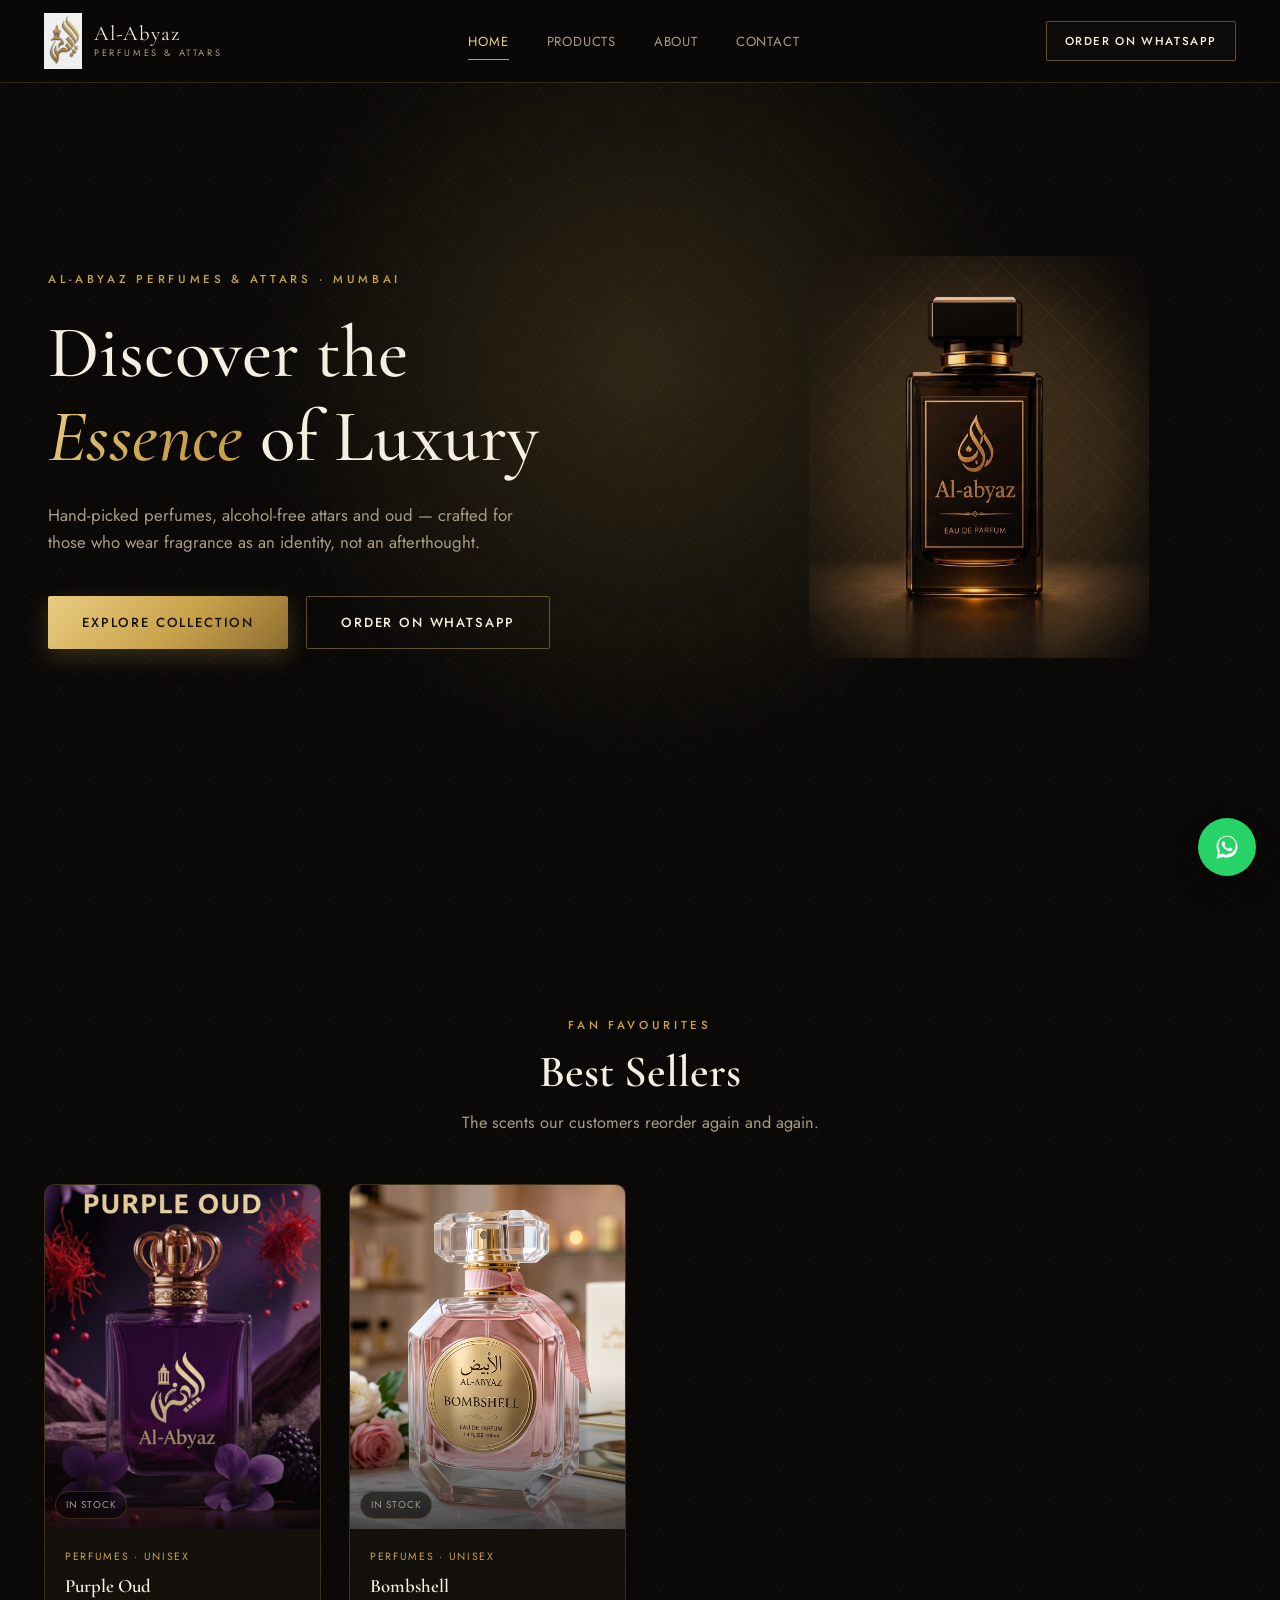
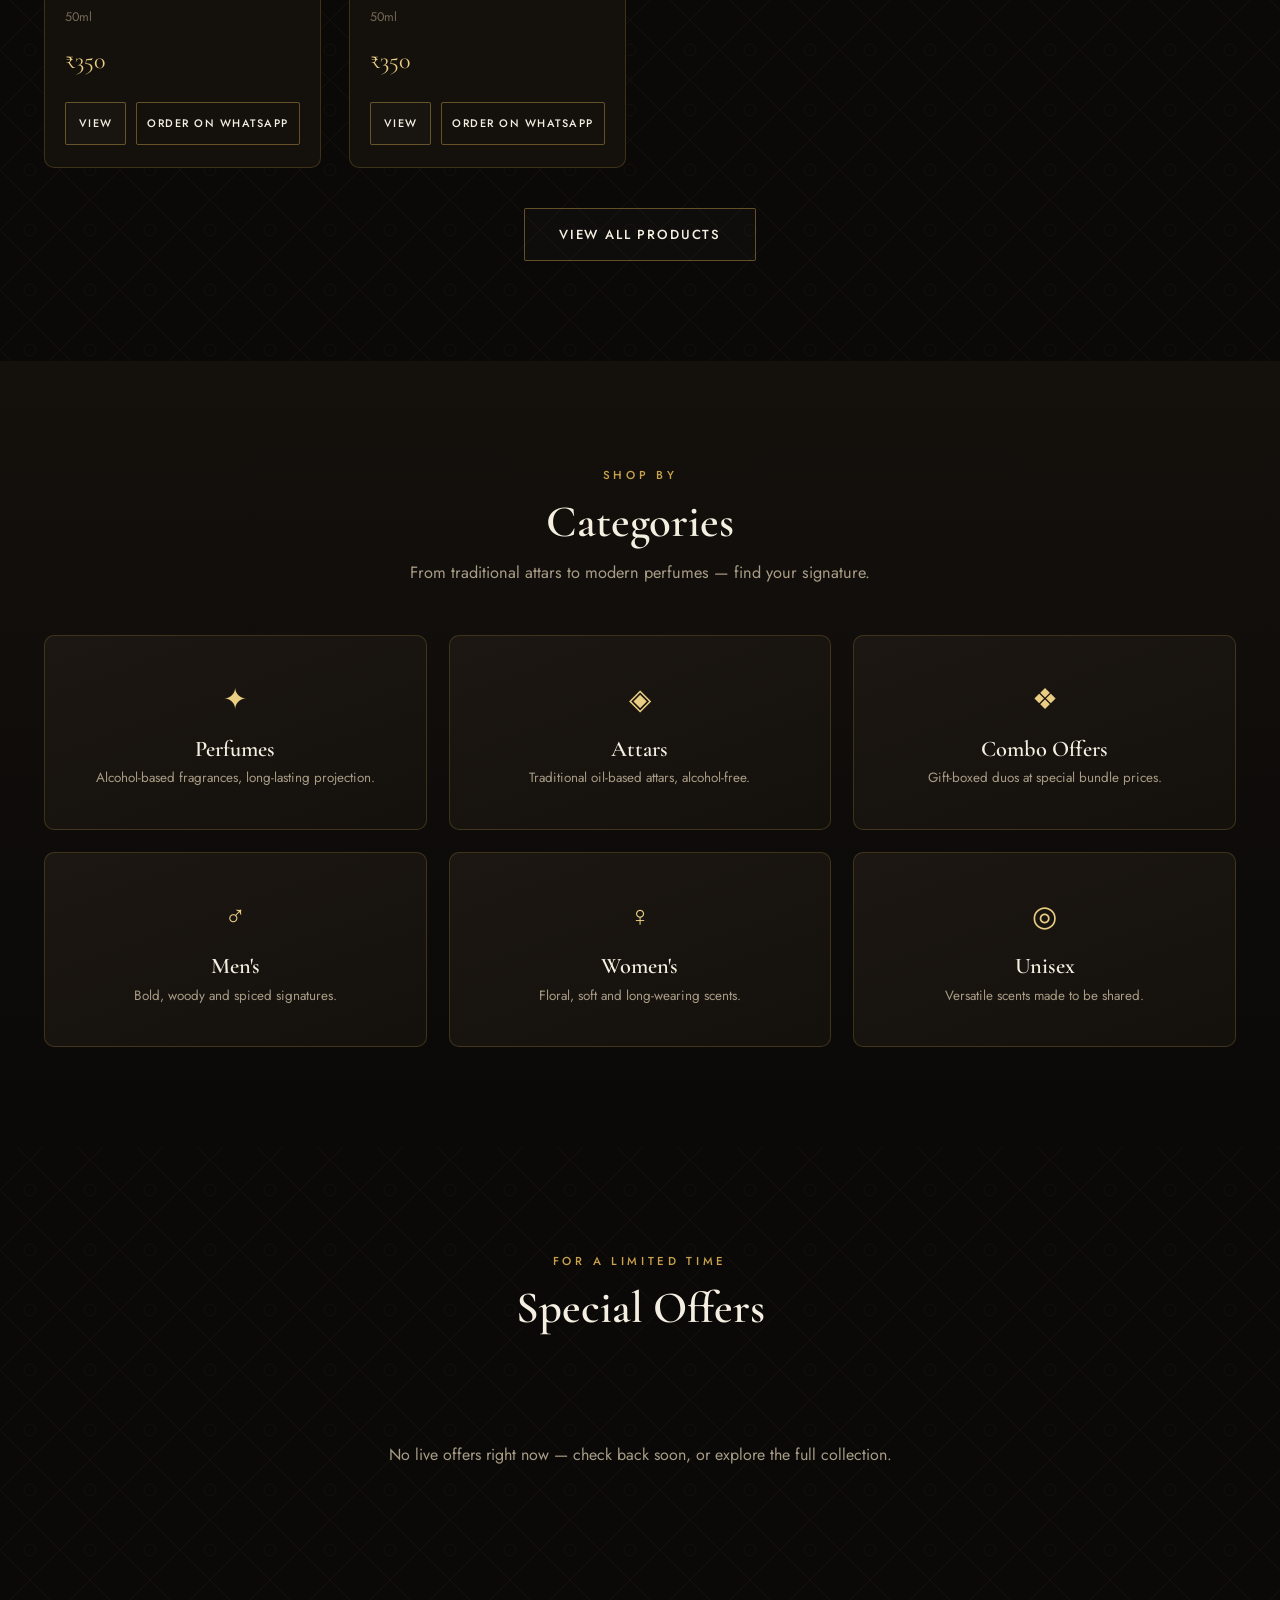
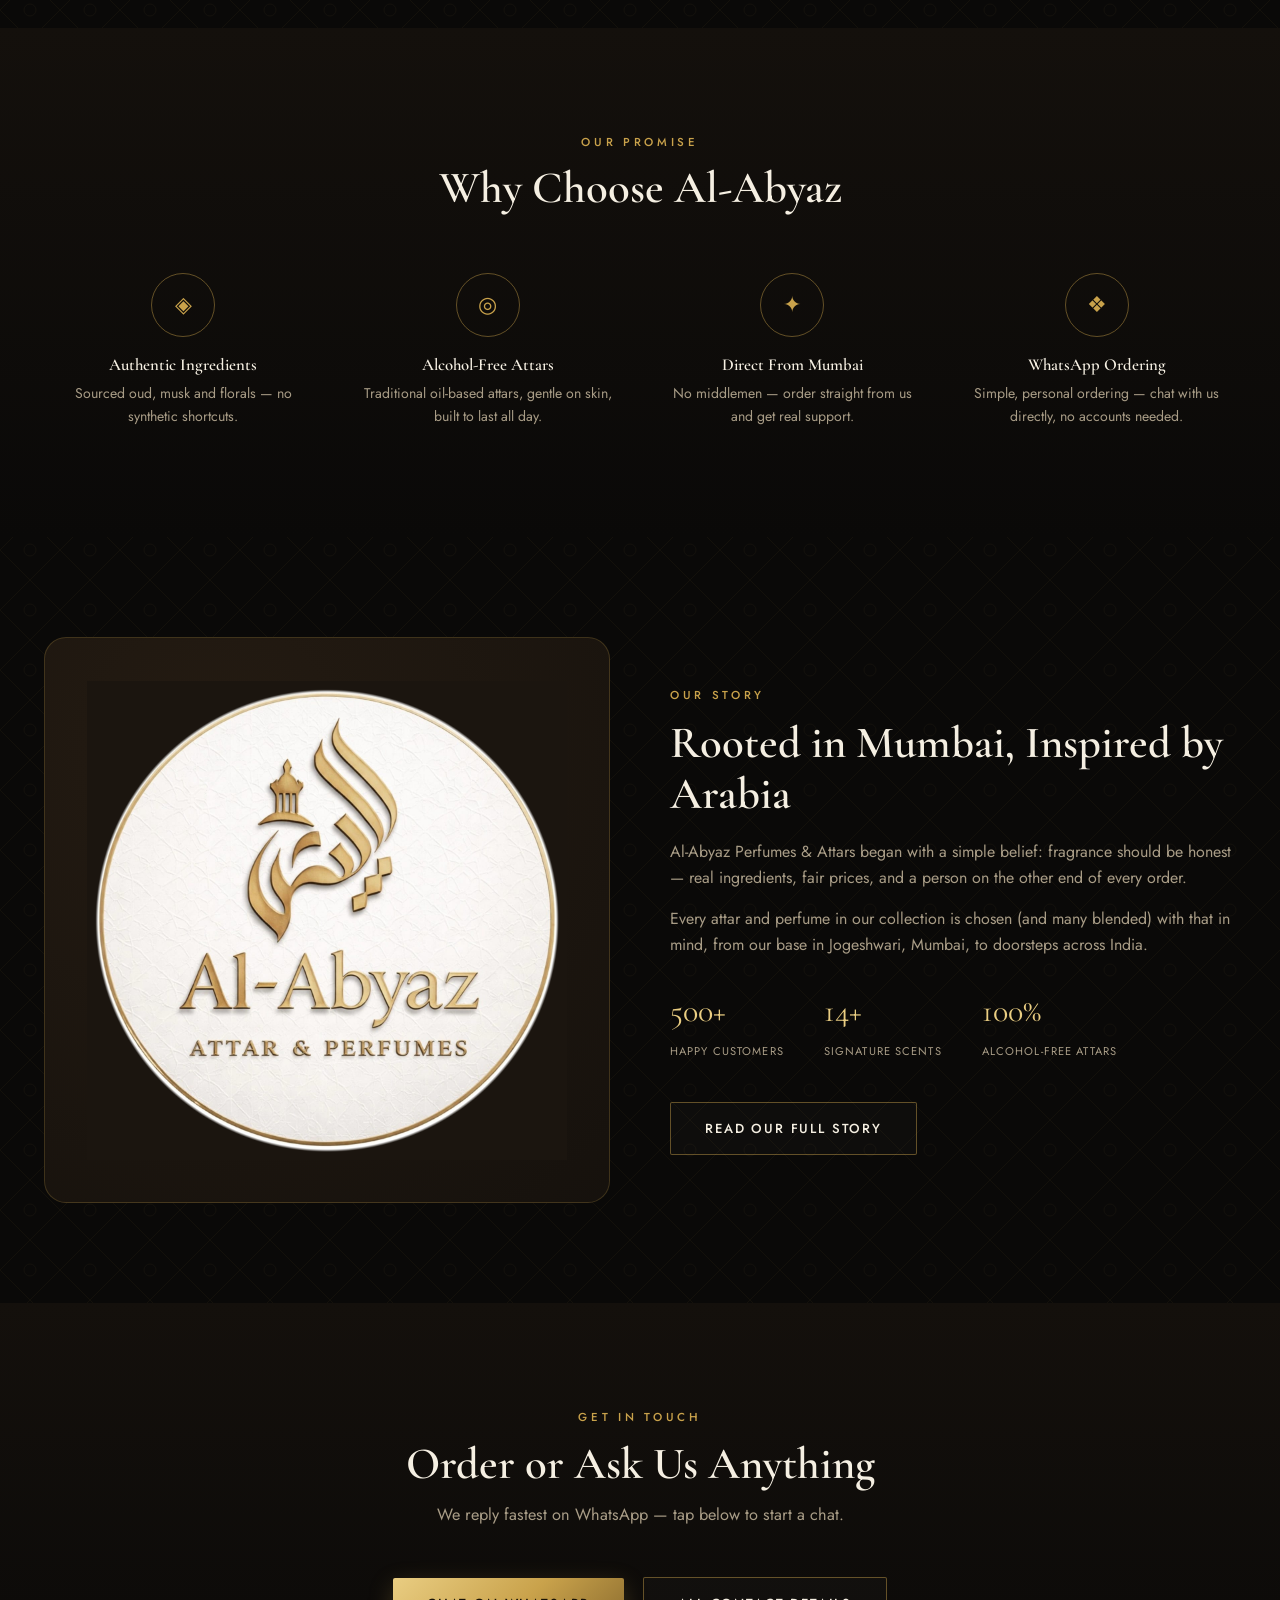
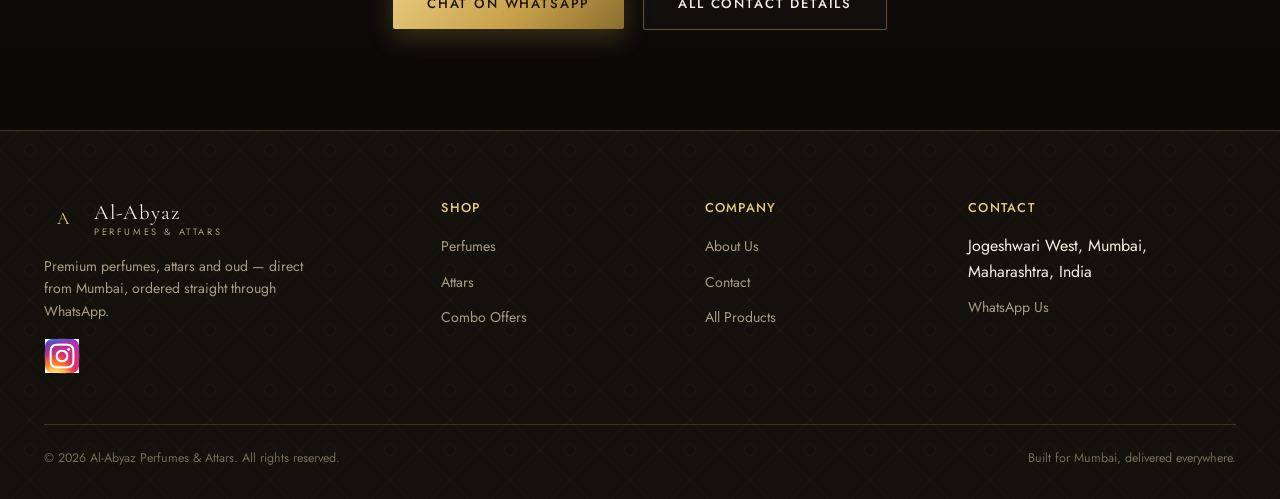
<file: index.html>
<!DOCTYPE html>
<html lang="en">
<head>
<meta charset="UTF-8">
<meta name="viewport" content="width=device-width, initial-scale=1.0">
<title>Al-Abyaz Perfumes &amp; Attars | Luxury Perfumes, Attars &amp; Oud in Mumbai</title>
<meta name="description" content="Al-Abyaz Perfumes &amp; Attars — premium perfumes, alcohol-free attars and oud from Mumbai. Browse our collection and order directly on WhatsApp.">
<meta name="keywords" content="Al-Abyaz Perfumes, Al-Abyaz Attars, attar Mumbai, perfume Mumbai, oud attar, non-alcoholic perfume">
<link rel="canonical" href="https://al-abyazperfumes.netlify.app/">

<meta property="og:type" content="website">
<meta property="og:title" content="Al-Abyaz Perfumes & Attars | Discover the Essence of Luxury">
<meta property="og:description" content="Premium perfumes, attars and oud, hand-picked in Mumbai. Order directly on WhatsApp.">
<meta property="og:image" content="images/hero/hero-bottle.svg">
<meta name="theme-color" content="#0a0908">

<link rel="icon" type="image/svg+xml" href="images/logo/logo.jpeg">
<link rel="preconnect" href="https://fonts.googleapis.com">
<link rel="preconnect" href="https://fonts.gstatic.com" crossorigin>
<link href="https://fonts.googleapis.com/css2?family=Cormorant+Garamond:ital,wght@0,400;0,500;0,600;1,500&family=Jost:wght@400;500;600&display=swap" rel="stylesheet">
<link rel="stylesheet" href="css/style.css">
<link rel="stylesheet" href="css/responsive.css">
</head>
<body class="texture-bg">
<a class="skip-link" href="#main">Skip to content</a>

<!-- ============ NAVBAR ============ -->
<header class="navbar">
  <div class="container">
    <a href="index.html" class="brand">
      <span class="brand-mark"><img src="images/logo/logo.jpeg"></span>
      <span class="brand-text">Al-Abyaz<small>Perfumes &amp; Attars</small></span>
    </a>
    <nav class="nav-links" aria-label="Primary">
      <a href="index.html" class="active">Home</a>
      <a href="products.html">Products</a>
      <a href="about.html">About</a>
      <a href="contact.html">Contact</a>
    </nav>
    <div class="nav-cta">
      <a class="btn btn-outline btn-sm" data-wa-float href="#">Order on WhatsApp</a>
      <button class="hamburger" aria-label="Toggle menu" aria-expanded="false">
        <span></span><span></span><span></span>
      </button>
    </div>
  </div>
</header>
<nav class="mobile-menu" aria-label="Mobile">
  <a href="index.html" class="active">Home</a>
  <a href="products.html">Products</a>
  <a href="about.html">About</a>
  <a href="contact.html">Contact</a>
  <a data-wa-float href="#" class="btn btn-primary">WhatsApp Us</a>
</nav>

<main id="main">

  <!-- ============ HERO ============ -->
   <section class="hero">
    <div class="container hero-grid">
      <div class="hero-text">
        <span class="eyebrow">Al-Abyaz Perfumes &amp; Attars · Mumbai</span>
        <h1>Discover the <em>Essence</em> of Luxury</h1>
        <p class="hero-sub">Hand-picked perfumes, alcohol-free attars and oud — crafted for those who wear fragrance as an identity, not an afterthought.</p>
        <div class="hero-actions">
          <a href="products.html" class="btn btn-primary">Explore Collection</a>
          <a data-wa-float href="#" class="btn btn-whatsapp" target="_blank" rel="noopener">Order on WhatsApp</a>
        </div>
      </div>
      <div class="hero-media">
        <img src="images/logo/Banner.png" alt="Al-Abyaz signature perfume bottle">
      </div>
    </div>
  </section>


  <!-- ============ BEST SELLERS ============ -->
  <section class="section" id="best-sellers">
    <div class="container">
      <div class="section-heading">
        <span class="eyebrow">Fan Favourites</span>
        <h2>Best Sellers</h2>
        <p>The scents our customers reorder again and again.</p>
      </div>
      <div class="product-grid" id="best-sellers-grid"></div>
      <div class="text-center mt-40">
        <a href="products.html" class="btn btn-outline">View All Products</a>
      </div>
    </div>
  </section>

  <!-- ============ CATEGORIES ============ -->
  <section class="section section-alt">
    <div class="container">
      <div class="section-heading">
        <span class="eyebrow">Shop By</span>
        <h2>Categories</h2>
        <p>From traditional attars to modern perfumes — find your signature.</p>
      </div>
      <div class="category-grid" id="home-category-grid"></div>
    </div>
  </section>

  <!-- ============ SPECIAL OFFERS ============ -->
  <section class="section" id="offers">
    <div class="container">
      <div class="section-heading">
        <span class="eyebrow">For A Limited Time</span>
        <h2>Special Offers</h2>
      </div>
      <div class="offer-strip" id="offer-strip"></div>
    </div>
  </section>

  <!-- ============ WHY CHOOSE US ============ -->
  <section class="section section-alt">
    <div class="container">
      <div class="section-heading">
        <span class="eyebrow">Our Promise</span>
        <h2>Why Choose Al-Abyaz</h2>
      </div>
      <div class="feature-grid">
        <div class="feature-card">
          <div class="feature-icon">◈</div>
          <h3>Authentic Ingredients</h3>
          <p>Sourced oud, musk and florals — no synthetic shortcuts.</p>
        </div>
        <div class="feature-card">
          <div class="feature-icon">◎</div>
          <h3>Alcohol-Free Attars</h3>
          <p>Traditional oil-based attars, gentle on skin, built to last all day.</p>
        </div>
        <div class="feature-card">
          <div class="feature-icon">✦</div>
          <h3>Direct From Mumbai</h3>
          <p>No middlemen — order straight from us and get real support.</p>
        </div>
        <div class="feature-card">
          <div class="feature-icon">❖</div>
          <h3>WhatsApp Ordering</h3>
          <p>Simple, personal ordering — chat with us directly, no accounts needed.</p>
        </div>
      </div>
    </div>
  </section>

  <!-- ============ ABOUT ============ -->
  <section class="section" id="about">
    <div class="container about-split">
      <div class="about-media">
        <img src="images/logo/Full_logo_v2.png" alt="Al-Abyaz">
      </div>
      <div class="about-copy">
        <span class="eyebrow">Our Story</span>
        <h2>Rooted in Mumbai, Inspired by Arabia</h2>
        <p>Al-Abyaz Perfumes &amp; Attars began with a simple belief: fragrance should be honest — real ingredients, fair prices, and a person on the other end of every order.</p>
        <p>Every attar and perfume in our collection is chosen (and many blended) with that in mind, from our base in Jogeshwari, Mumbai, to doorsteps across India.</p>
        <div class="about-stats">
          <div><span>500+</span><small>Happy Customers</small></div>
          <div><span>14+</span><small>Signature Scents</small></div>
          <div><span>100%</span><small>Alcohol-Free Attars</small></div>
        </div>
        <a href="about.html" class="btn btn-outline mt-40">Read Our Full Story</a>
      </div>
    </div>
  </section>

  <!-- ============ CONTACT (home preview) ============ -->
  <section class="section section-alt" id="contact">
    <div class="container">
      <div class="section-heading">
        <span class="eyebrow">Get In Touch</span>
        <h2>Order or Ask Us Anything</h2>
        <p>We reply fastest on WhatsApp — tap below to start a chat.</p>
      </div>
      <div class="text-center">
        <a data-wa-float href="#" class="btn btn-primary" target="_blank" rel="noopener">Chat on WhatsApp</a>
        <a href="contact.html" class="btn btn-outline" style="margin-left:14px;">All Contact Details</a>
      </div>
    </div>
  </section>

</main>

<!-- ============ FOOTER ============ -->
<footer class="footer">
  <div class="container">
    <div class="footer-grid">
      <div class="footer-brand">
        <a href="index.html" class="brand">
          <span class="brand-mark">A</span>
          <span class="brand-text">Al-Abyaz<small>Perfumes &amp; Attars</small></span>
        </a>
        <p>Premium perfumes, attars and oud — direct from Mumbai, ordered straight through WhatsApp.</p>
        <div class="footer-social">
          <a href="#" data-config-href="instagram" aria-label="Instagram"><img src="images/logo/insta.jpg"></a>
        </div>
      </div>
      <div>
        <h4>Shop</h4>
        <ul class="footer-links">
          <li><a href="products.html?category=perfumes">Perfumes</a></li>
          <li><a href="products.html?category=attars">Attars</a></li>
          <li><a href="products.html?category=combo">Combo Offers</a></li>
        </ul>
      </div>
      <div>
        <h4>Company</h4>
        <ul class="footer-links">
          <li><a href="about.html">About Us</a></li>
          <li><a href="contact.html">Contact</a></li>
          <li><a href="products.html">All Products</a></li>
        </ul>
      </div>
      <div>
        <h4>Contact</h4>
        <ul class="footer-links">
          <li data-config="address">Jogeshwari, Mumbai, Maharashtra, India</li>
          <li><a data-wa-float href="#">WhatsApp Us</a></li>
        </ul>
      </div>
    </div>
    <div class="footer-bottom">
      <span>© <span data-year></span> Al-Abyaz Perfumes &amp; Attars. All rights reserved.</span>
      <span>Built for Mumbai, delivered everywhere.</span>
    </div>
  </div>
</footer>

<a class="wa-float" data-wa-float href="#" target="_blank" rel="noopener" aria-label="Chat on WhatsApp">
  <svg viewBox="0 0 32 32" fill="white"><path d="M16.02 3C9.4 3 4 8.4 4 15.02c0 2.35.63 4.55 1.72 6.46L4 29l7.7-1.65a11.98 11.98 0 0 0 4.32.8h.01c6.62 0 12.02-5.4 12.02-12.02C28.05 8.4 22.65 3 16.02 3Zm0 21.9c-1.5 0-2.97-.4-4.24-1.16l-.3-.18-4.57.98.98-4.45-.2-.32a9.9 9.9 0 0 1-1.53-5.75c0-5.48 4.46-9.94 9.96-9.94 2.66 0 5.16 1.04 7.04 2.92a9.87 9.87 0 0 1 2.9 7.02c0 5.48-4.46 9.88-9.94 9.88Zm5.44-7.4c-.3-.15-1.77-.87-2.04-.97-.27-.1-.47-.15-.67.15-.2.3-.77.97-.94 1.17-.17.2-.35.22-.65.07-.3-.15-1.25-.46-2.38-1.47-.88-.78-1.47-1.75-1.65-2.05-.17-.3-.02-.46.13-.6.13-.13.3-.35.45-.52.15-.17.2-.3.3-.5.1-.2.05-.37-.02-.52-.07-.15-.67-1.62-.92-2.2-.24-.58-.49-.5-.67-.5h-.57c-.2 0-.52.07-.8.37s-1.05 1.03-1.05 2.5 1.08 2.9 1.23 3.1c.15.2 2.13 3.26 5.17 4.57.72.31 1.28.5 1.72.64.72.23 1.38.2 1.9.12.58-.09 1.77-.72 2.02-1.42.25-.7.25-1.3.17-1.42-.07-.13-.27-.2-.57-.35Z"/></svg>
</a>

<script src="data/products.js"></script>
<script src="js/offers.js"></script>
<script src="js/main.js"></script>
<script src="js/products.js"></script>
<script>
  document.addEventListener("DOMContentLoaded", () => {
    document.querySelectorAll("[data-config-href]").forEach((el) => {
      const key = el.getAttribute("data-config-href");
      if (SITE_CONFIG[key]) el.setAttribute("href", SITE_CONFIG[key]);
    });
  });
</script>
</body>
</html>
</file>
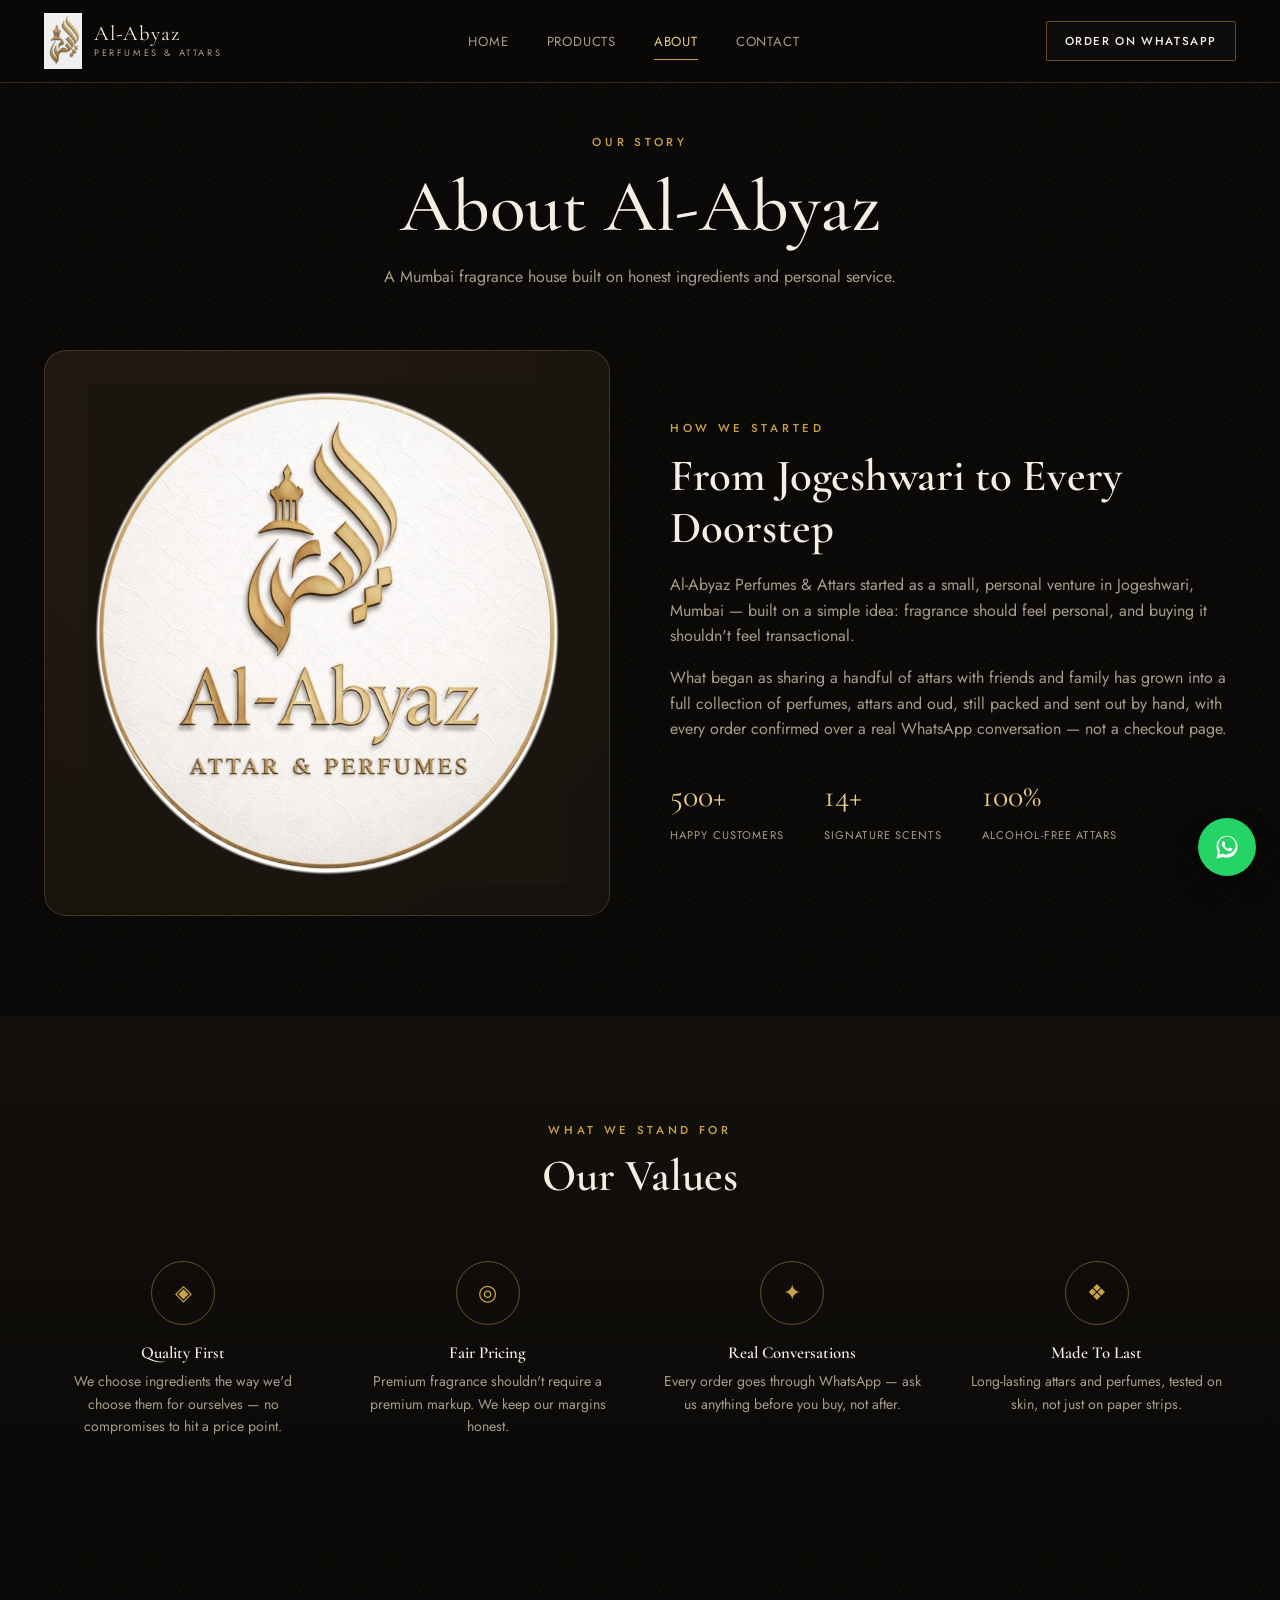
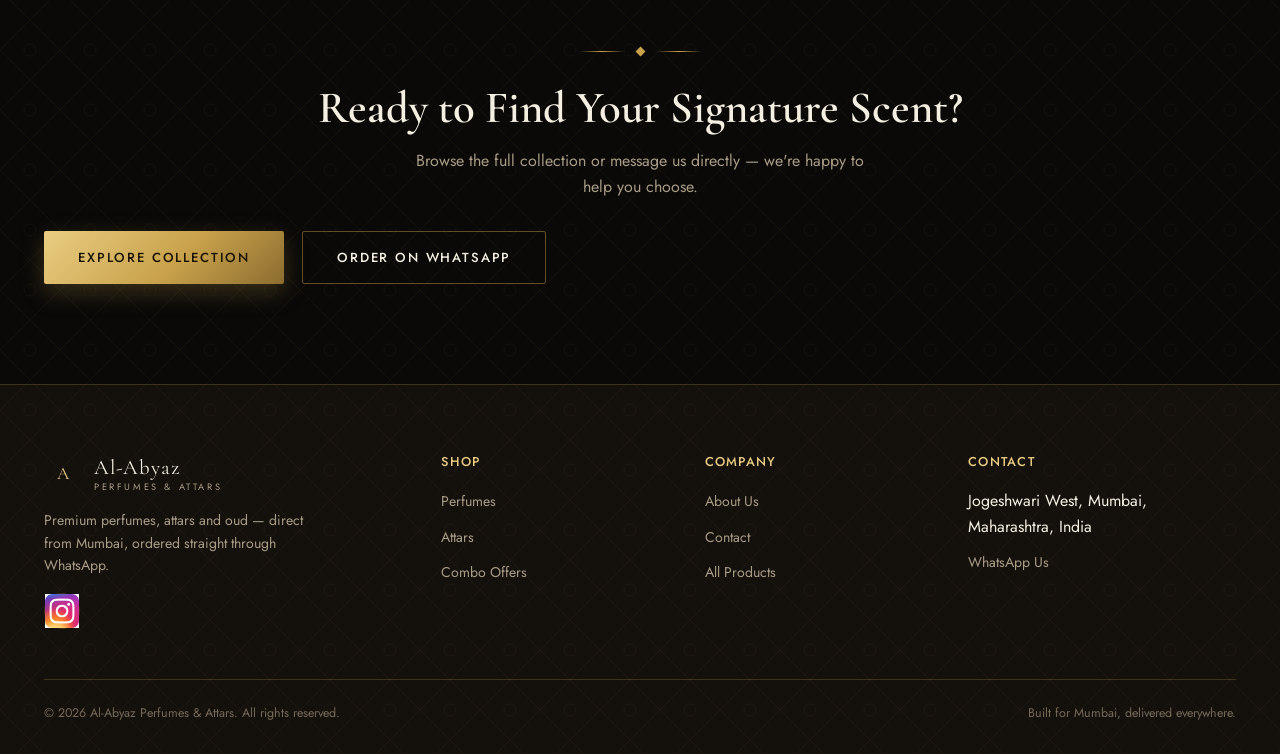
<file: about.html>
<!DOCTYPE html>
<html lang="en">
<head>
<meta charset="UTF-8">
<meta name="viewport" content="width=device-width, initial-scale=1.0">
<title>About Us | Al-Abyaz Perfumes &amp; Attars</title>
<meta name="description" content="Learn about Al-Abyaz Perfumes & Attars — a Mumbai-based fragrance house crafting honest, alcohol-free attars and premium perfumes.">
<link rel="canonical" href="https://al-abyazperfumes.netlify.app/about.html">
<meta property="og:type" content="website">
<meta property="og:title" content="About Al-Abyaz Perfumes & Attars">
<meta property="og:description" content="A Mumbai-based fragrance house crafting honest, alcohol-free attars and premium perfumes.">
<meta name="theme-color" content="#0a0908">
<link rel="icon" type="image/svg+xml" href="images/logo/logo.jpeg">
<link rel="preconnect" href="https://fonts.googleapis.com">
<link rel="preconnect" href="https://fonts.gstatic.com" crossorigin>
<link href="https://fonts.googleapis.com/css2?family=Cormorant+Garamond:ital,wght@0,400;0,500;0,600;1,500&family=Jost:wght@400;500;600&display=swap" rel="stylesheet">
<link rel="stylesheet" href="css/style.css">
<link rel="stylesheet" href="css/responsive.css">
</head>
<body class="texture-bg">
<a class="skip-link" href="#main">Skip to content</a>

<header class="navbar">
  <div class="container">
    <a href="index.html" class="brand">
      <span class="brand-mark"><img src="images/logo/logo.jpeg"></span>
      <span class="brand-text">Al-Abyaz<small>Perfumes &amp; Attars</small></span>
    </a>
    <nav class="nav-links" aria-label="Primary">
      <a href="index.html">Home</a>
      <a href="products.html">Products</a>
      <a href="about.html" class="active">About</a>
      <a href="contact.html">Contact</a>
    </nav>
    <div class="nav-cta">
      <a class="btn btn-outline btn-sm" data-wa-float href="#">Order on WhatsApp</a>
      <button class="hamburger" aria-label="Toggle menu" aria-expanded="false">
        <span></span><span></span><span></span>
      </button>
    </div>
  </div>
</header>
<nav class="mobile-menu" aria-label="Mobile">
  <a href="index.html">Home</a>
  <a href="products.html" class="active">Products</a>
  <a href="about.html">About</a>
  <a href="contact.html">Contact</a>
  <a data-wa-float href="#" class="btn btn-primary">WhatsApp Us</a>
</nav>

<main id="main">
  <section class="page-hero">
    <div class="container">
      <span class="eyebrow">Our Story</span>
      <h1>About Al-Abyaz</h1>
      <p>A Mumbai fragrance house built on honest ingredients and personal service.</p>
    </div>
  </section>

  <section class="section" style="padding-top:0;">
    <div class="container about-split">
      <div class="about-media">
        <img src="images/logo/Full_logo_v2.png" alt="Al-Abyaz" width="250" height="500">
      </div>
      <div class="about-copy">
        <span class="eyebrow">How We Started</span>
        <h2>From Jogeshwari to Every Doorstep</h2>
        <p>Al-Abyaz Perfumes &amp; Attars started as a small, personal venture in Jogeshwari, Mumbai — built on a simple idea: fragrance should feel personal, and buying it shouldn't feel transactional.</p>
        <p>What began as sharing a handful of attars with friends and family has grown into a full collection of perfumes, attars and oud, still packed and sent out by hand, with every order confirmed over a real WhatsApp conversation — not a checkout page.</p>
        <div class="about-stats">
          <div><span>500+</span><small>Happy Customers</small></div>
          <div><span>14+</span><small>Signature Scents</small></div>
          <div><span>100%</span><small>Alcohol-Free Attars</small></div>
        </div>
      </div>
    </div>
  </section>

  <section class="section section-alt">
    <div class="container">
      <div class="section-heading">
        <span class="eyebrow">What We Stand For</span>
        <h2>Our Values</h2>
      </div>
      <div class="feature-grid">
        <div class="feature-card">
          <div class="feature-icon">◈</div>
          <h3>Quality First</h3>
          <p>We choose ingredients the way we'd choose them for ourselves — no compromises to hit a price point.</p>
        </div>
        <div class="feature-card">
          <div class="feature-icon">◎</div>
          <h3>Fair Pricing</h3>
          <p>Premium fragrance shouldn't require a premium markup. We keep our margins honest.</p>
        </div>
        <div class="feature-card">
          <div class="feature-icon">✦</div>
          <h3>Real Conversations</h3>
          <p>Every order goes through WhatsApp — ask us anything before you buy, not after.</p>
        </div>
        <div class="feature-card">
          <div class="feature-icon">❖</div>
          <h3>Made To Last</h3>
          <p>Long-lasting attars and perfumes, tested on skin, not just on paper strips.</p>
        </div>
      </div>
    </div>
  </section>

  <section class="section text-center">
    <div class="container">
      <div class="divider"><span></span></div>
      <h2>Ready to Find Your Signature Scent?</h2>
      <p style="max-width:480px;margin:14px auto 32px;">Browse the full collection or message us directly — we're happy to help you choose.</p>
      <div class="hero-actions">
        <a href="products.html" class="btn btn-primary">Explore Collection</a>
        <a data-wa-float href="#" class="btn btn-whatsapp" target="_blank" rel="noopener">Order on WhatsApp</a>
      </div>
    </div>
  </section>
</main>

<footer class="footer">
  <div class="container">
    <div class="footer-grid">
      <div class="footer-brand">
        <a href="index.html" class="brand">
          <span class="brand-mark">A</span>
          <span class="brand-text">Al-Abyaz<small>Perfumes &amp; Attars</small></span>
        </a>
        <p>Premium perfumes, attars and oud — direct from Mumbai, ordered straight through WhatsApp.</p>
        <div class="footer-social">
          <a href="#" data-config-href="instagram" aria-label="Instagram"><img src="images/logo/insta.jpg"></a>
        </div>
      </div>
      <div>
        <h4>Shop</h4>
        <ul class="footer-links">
          <li><a href="products.html?category=perfumes">Perfumes</a></li>
          <li><a href="products.html?category=attars">Attars</a></li>
          <li><a href="products.html?category=combo">Combo Offers</a></li>
        </ul>
      </div>
      <div>
        <h4>Company</h4>
        <ul class="footer-links">
          <li><a href="about.html">About Us</a></li>
          <li><a href="contact.html">Contact</a></li>
          <li><a href="products.html">All Products</a></li>
        </ul>
      </div>
      <div>
        <h4>Contact</h4>
        <ul class="footer-links">
          <li data-config="address">Jogeshwari, Mumbai, Maharashtra, India</li>
          <li><a data-wa-float href="#">WhatsApp Us</a></li>
        </ul>
      </div>
    </div>
    <div class="footer-bottom">
      <span>© <span data-year></span> Al-Abyaz Perfumes &amp; Attars. All rights reserved.</span>
      <span>Built for Mumbai, delivered everywhere.</span>
    </div>
  </div>
</footer>

<a class="wa-float" data-wa-float href="#" target="_blank" rel="noopener" aria-label="Chat on WhatsApp">
  <svg viewBox="0 0 32 32" fill="white"><path d="M16.02 3C9.4 3 4 8.4 4 15.02c0 2.35.63 4.55 1.72 6.46L4 29l7.7-1.65a11.98 11.98 0 0 0 4.32.8h.01c6.62 0 12.02-5.4 12.02-12.02C28.05 8.4 22.65 3 16.02 3Zm0 21.9c-1.5 0-2.97-.4-4.24-1.16l-.3-.18-4.57.98.98-4.45-.2-.32a9.9 9.9 0 0 1-1.53-5.75c0-5.48 4.46-9.94 9.96-9.94 2.66 0 5.16 1.04 7.04 2.92a9.87 9.87 0 0 1 2.9 7.02c0 5.48-4.46 9.88-9.94 9.88Zm5.44-7.4c-.3-.15-1.77-.87-2.04-.97-.27-.1-.47-.15-.67.15-.2.3-.77.97-.94 1.17-.17.2-.35.22-.65.07-.3-.15-1.25-.46-2.38-1.47-.88-.78-1.47-1.75-1.65-2.05-.17-.3-.02-.46.13-.6.13-.13.3-.35.45-.52.15-.17.2-.3.3-.5.1-.2.05-.37-.02-.52-.07-.15-.67-1.62-.92-2.2-.24-.58-.49-.5-.67-.5h-.57c-.2 0-.52.07-.8.37s-1.05 1.03-1.05 2.5 1.08 2.9 1.23 3.1c.15.2 2.13 3.26 5.17 4.57.72.31 1.28.5 1.72.64.72.23 1.38.2 1.9.12.58-.09 1.77-.72 2.02-1.42.25-.7.25-1.3.17-1.42-.07-.13-.27-.2-.57-.35Z"/></svg>
</a>

<script src="data/products.js"></script>
<script src="js/offers.js"></script>
<script src="js/main.js"></script>
<script>
  document.addEventListener("DOMContentLoaded", () => {
    document.querySelectorAll("[data-config-href]").forEach((el) => {
      const key = el.getAttribute("data-config-href");
      if (SITE_CONFIG[key]) el.setAttribute("href", SITE_CONFIG[key]);
    });
  });
</script>
</body>
</html>
</file>
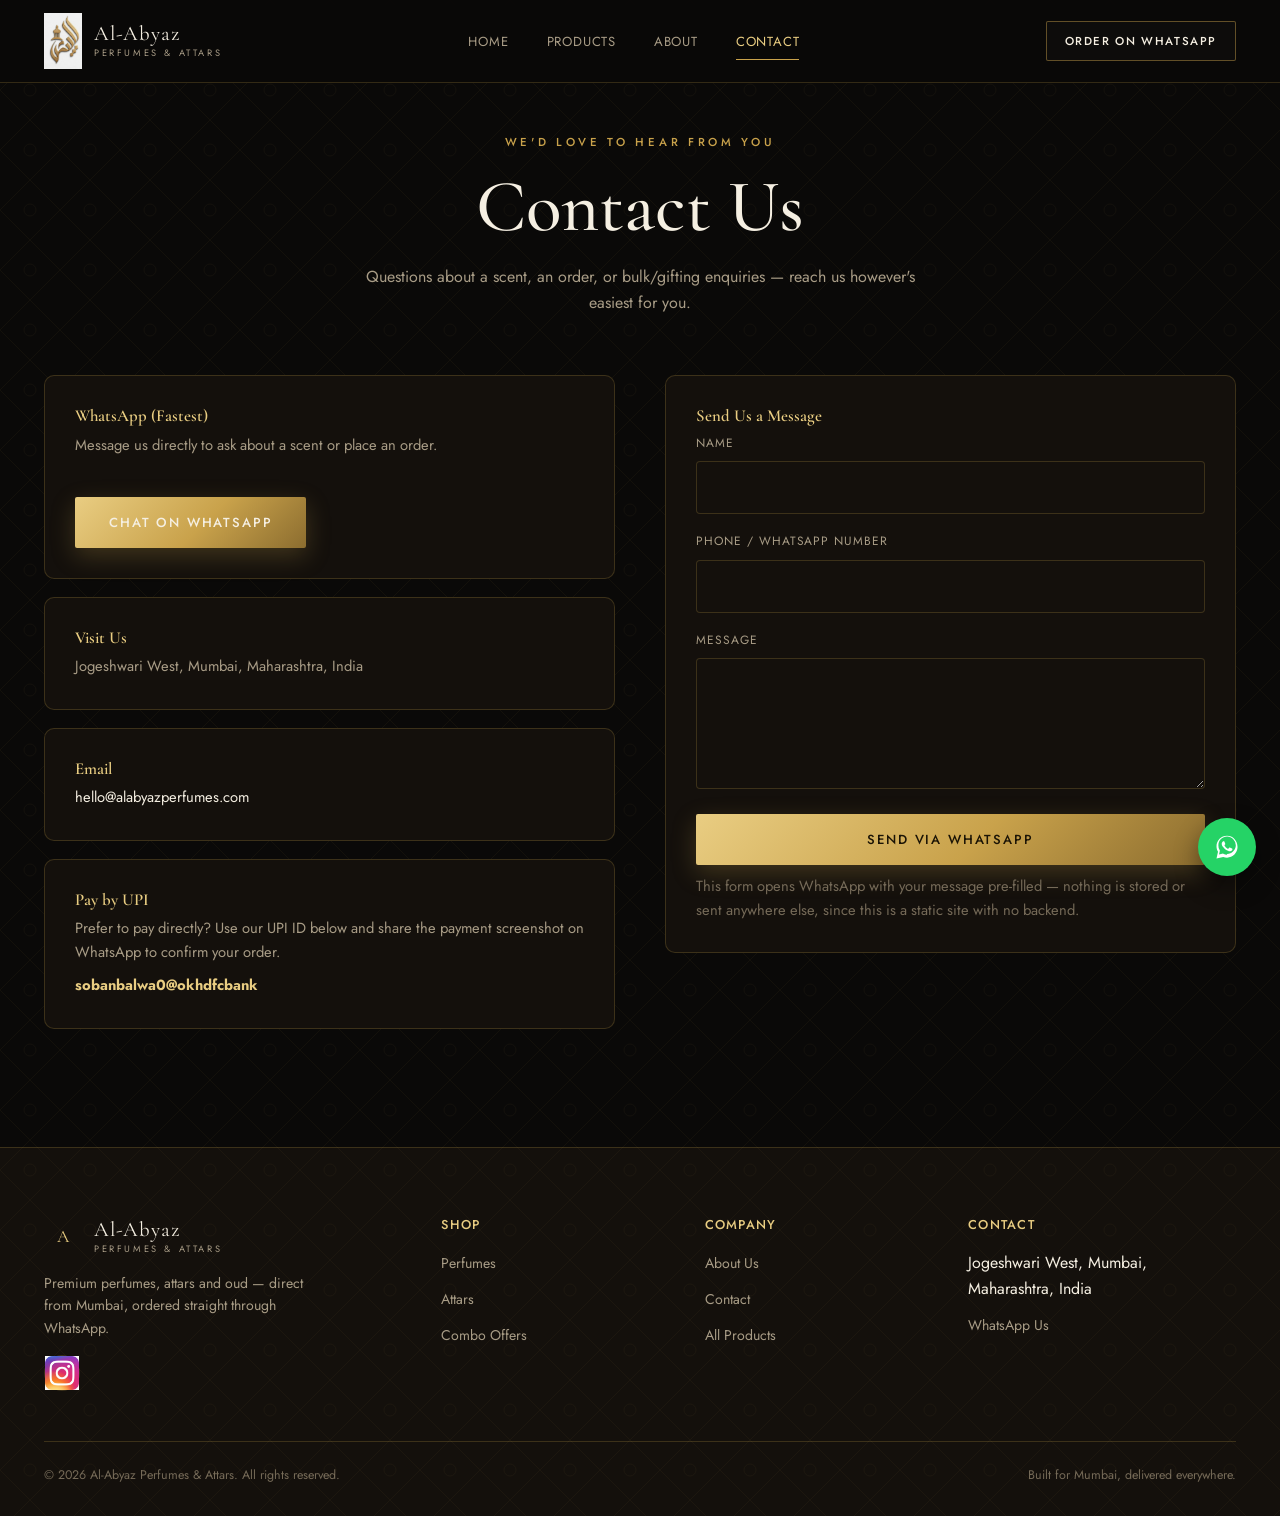
<file: contact.html>
<!DOCTYPE html>
<html lang="en">
<head>
<meta charset="UTF-8">
<meta name="viewport" content="width=device-width, initial-scale=1.0">
<title>Contact Us | Al-Abyaz Perfumes &amp; Attars</title>
<meta name="description" content="Contact Al-Abyaz Perfumes & Attars — order on WhatsApp, pay by UPI, or find us in Jogeshwari, Mumbai.">
<link rel="canonical" href="https://al-abyazperfumes.netlify.app/contact.html">
<meta property="og:type" content="website">
<meta property="og:title" content="Contact Al-Abyaz Perfumes & Attars">
<meta property="og:description" content="Order on WhatsApp, pay by UPI, or find us in Jogeshwari, Mumbai.">
<meta name="theme-color" content="#0a0908">
<link rel="icon" type="image/svg+xml" href="images/logo/logo.jpeg">
<link rel="preconnect" href="https://fonts.googleapis.com">
<link rel="preconnect" href="https://fonts.gstatic.com" crossorigin>
<link href="https://fonts.googleapis.com/css2?family=Cormorant+Garamond:ital,wght@0,400;0,500;0,600;1,500&family=Jost:wght@400;500;600&display=swap" rel="stylesheet">
<link rel="stylesheet" href="css/style.css">
<link rel="stylesheet" href="css/responsive.css">
</head>
<body class="texture-bg">
<a class="skip-link" href="#main">Skip to content</a>

<header class="navbar">
  <div class="container">
    <a href="index.html" class="brand">
      <span class="brand-mark"><img src="images/logo/logo.jpeg"></span>
      <span class="brand-text">Al-Abyaz<small>Perfumes &amp; Attars</small></span>
    </a>
    <nav class="nav-links" aria-label="Primary">
      <a href="index.html">Home</a>
      <a href="products.html">Products</a>
      <a href="about.html">About</a>
      <a href="contact.html" class="active">Contact</a>
    </nav>
    <div class="nav-cta">
      <a class="btn btn-outline btn-sm" data-wa-float href="#">Order on WhatsApp</a>
      <button class="hamburger" aria-label="Toggle menu" aria-expanded="false">
        <span></span><span></span><span></span>
      </button>
    </div>
  </div>
</header>
<nav class="mobile-menu" aria-label="Mobile">
  <a href="index.html">Home</a>
  <a href="products.html" class="active">Products</a>
  <a href="about.html">About</a>
  <a href="contact.html">Contact</a>
  <a data-wa-float href="#" class="btn btn-primary">WhatsApp Us</a>
</nav>

<main id="main">
  <section class="page-hero">
    <div class="container">
      <span class="eyebrow">We'd Love To Hear From You</span>
      <h1>Contact Us</h1>
      <p>Questions about a scent, an order, or bulk/gifting enquiries — reach us however's easiest for you.</p>
    </div>
  </section>

  <section class="section" style="padding-top:0;">
    <div class="container contact-grid">
      <div>
        <div class="contact-card">
          <h3>WhatsApp (Fastest)</h3>
          <p>Message us directly to ask about a scent or place an order.</p>
          <a data-wa-float href="#" class="btn btn-primary mt-40" target="_blank" rel="noopener">Chat on WhatsApp</a>
        </div>
        <div class="contact-card">
          <h3>Visit Us</h3>
          <p data-config="address">Jogeshwari, Mumbai, Maharashtra, India</p>
        </div>
        <div class="contact-card">
          <h3>Email</h3>
          <p><a data-config-href="email" data-config="email" href="#">hello@alabyazperfumes.com</a></p>
        </div>
        <div class="contact-card">
          <h3>Pay by UPI</h3>
          <p>Prefer to pay directly? Use our UPI ID below and share the payment screenshot on WhatsApp to confirm your order.</p>
          <p style="margin-top:10px;"><strong style="color:var(--gold-light);" data-config="upiId">alabyazperfumes@upi</strong></p>
        </div>
      </div>

      <div>
        <form class="contact-card" id="contact-form">
          <h3>Send Us a Message</h3>
          <div class="form-group">
            <label for="c-name">Name</label>
            <input type="text" id="c-name" name="name" required>
          </div>
          <div class="form-group">
            <label for="c-phone">Phone / WhatsApp Number</label>
            <input type="tel" id="c-phone" name="phone" required>
          </div>
          <div class="form-group">
            <label for="c-message">Message</label>
            <textarea id="c-message" name="message" rows="4" required></textarea>
          </div>
          <button type="submit" class="btn btn-primary btn-block">Send via WhatsApp</button>
          <p class="form-note">This form opens WhatsApp with your message pre-filled — nothing is stored or sent anywhere else, since this is a static site with no backend.</p>
        </form>
      </div>
    </div>
  </section>
</main>

<footer class="footer">
  <div class="container">
    <div class="footer-grid">
      <div class="footer-brand">
        <a href="index.html" class="brand">
          <span class="brand-mark">A</span>
          <span class="brand-text">Al-Abyaz<small>Perfumes &amp; Attars</small></span>
        </a>
        <p>Premium perfumes, attars and oud — direct from Mumbai, ordered straight through WhatsApp.</p>
        <div class="footer-social">
          <a href="#" data-config-href="instagram" aria-label="Instagram"><img src="images/logo/insta.jpg"></a>
        </div>
      </div>
      <div>
        <h4>Shop</h4>
        <ul class="footer-links">
          <li><a href="products.html?category=perfumes">Perfumes</a></li>
          <li><a href="products.html?category=attars">Attars</a></li>
          <li><a href="products.html?category=combo">Combo Offers</a></li>
        </ul>
      </div>
      <div>
        <h4>Company</h4>
        <ul class="footer-links">
          <li><a href="about.html">About Us</a></li>
          <li><a href="contact.html">Contact</a></li>
          <li><a href="products.html">All Products</a></li>
        </ul>
      </div>
      <div>
        <h4>Contact</h4>
        <ul class="footer-links">
          <li data-config="address">Jogeshwari, Mumbai, Maharashtra, India</li>
          <li><a data-wa-float href="#">WhatsApp Us</a></li>
        </ul>
      </div>
    </div>
    <div class="footer-bottom">
      <span>© <span data-year></span> Al-Abyaz Perfumes &amp; Attars. All rights reserved.</span>
      <span>Built for Mumbai, delivered everywhere.</span>
    </div>
  </div>
</footer>

<a class="wa-float" data-wa-float href="#" target="_blank" rel="noopener" aria-label="Chat on WhatsApp">
  <svg viewBox="0 0 32 32" fill="white"><path d="M16.02 3C9.4 3 4 8.4 4 15.02c0 2.35.63 4.55 1.72 6.46L4 29l7.7-1.65a11.98 11.98 0 0 0 4.32.8h.01c6.62 0 12.02-5.4 12.02-12.02C28.05 8.4 22.65 3 16.02 3Zm0 21.9c-1.5 0-2.97-.4-4.24-1.16l-.3-.18-4.57.98.98-4.45-.2-.32a9.9 9.9 0 0 1-1.53-5.75c0-5.48 4.46-9.94 9.96-9.94 2.66 0 5.16 1.04 7.04 2.92a9.87 9.87 0 0 1 2.9 7.02c0 5.48-4.46 9.88-9.94 9.88Zm5.44-7.4c-.3-.15-1.77-.87-2.04-.97-.27-.1-.47-.15-.67.15-.2.3-.77.97-.94 1.17-.17.2-.35.22-.65.07-.3-.15-1.25-.46-2.38-1.47-.88-.78-1.47-1.75-1.65-2.05-.17-.3-.02-.46.13-.6.13-.13.3-.35.45-.52.15-.17.2-.3.3-.5.1-.2.05-.37-.02-.52-.07-.15-.67-1.62-.92-2.2-.24-.58-.49-.5-.67-.5h-.57c-.2 0-.52.07-.8.37s-1.05 1.03-1.05 2.5 1.08 2.9 1.23 3.1c.15.2 2.13 3.26 5.17 4.57.72.31 1.28.5 1.72.64.72.23 1.38.2 1.9.12.58-.09 1.77-.72 2.02-1.42.25-.7.25-1.3.17-1.42-.07-.13-.27-.2-.57-.35Z"/></svg>
</a>

<script src="data/products.js"></script>
<script src="js/offers.js"></script>
<script src="js/main.js"></script>
<script>
  document.addEventListener("DOMContentLoaded", () => {
    document.querySelectorAll("[data-config-href]").forEach((el) => {
      const key = el.getAttribute("data-config-href");
      if (SITE_CONFIG[key]) el.setAttribute("href", key === "email" ? `mailto:${SITE_CONFIG[key]}` : SITE_CONFIG[key]);
    });

    const form = document.getElementById("contact-form");
    if (form) {
      form.addEventListener("submit", (e) => {
        e.preventDefault();
        const name = document.getElementById("c-name").value.trim();
        const phone = document.getElementById("c-phone").value.trim();
        const message = document.getElementById("c-message").value.trim();
        const text = `Hello ${SITE_CONFIG.businessName}, my name is ${name} (${phone}). ${message}`;
        window.open(buildWhatsAppLink(text), "_blank");
      });
    }
  });
</script>
</body>
</html>
</file>
<file: css/style.css>
/* =========================================================================
   AL-ABYAZ PERFUMES & ATTARS — MAIN STYLESHEET
   ========================================================================= */

/* ---------- Design tokens ---------- */
:root {
  --void: #0a0908;
  --surface: #14100c;
  --surface-raised: #1c1712;
  --line: rgba(201, 162, 75, 0.22);
  --line-strong: rgba(201, 162, 75, 0.45);

  --gold: #c9a24b;
  --gold-light: #e9cd82;
  --gold-deep: #8c6d2f;
  --gold-glow: rgba(201, 162, 75, 0.35);

  --ivory: #f5efe2;
  --muted: #a89c86;
  --muted-dim: #756a58;

  --maroon: #2a1212;
  --success: #6f9a6a;

  --font-display: "Cormorant Garamond", "Georgia", serif;
  --font-body: "Jost", "Segoe UI", sans-serif;

  --container: 1240px;
  --radius-sm: 4px;
  --radius-md: 10px;
  --radius-lg: 22px;

  --ease: cubic-bezier(0.22, 1, 0.36, 1);
}

/* ---------- Reset ---------- */
* { margin: 0; padding: 0; box-sizing: border-box; }

html { scroll-behavior: smooth; }

@media (prefers-reduced-motion: reduce) {
  html { scroll-behavior: auto; }
  *, *::before, *::after { animation-duration: 0.001ms !important; animation-iteration-count: 1 !important; transition-duration: 0.001ms !important; }
}

body {
  background: var(--void);
  color: var(--ivory);
  font-family: var(--font-body);
  font-size: 16px;
  line-height: 1.6;
  -webkit-font-smoothing: antialiased;
  overflow-x: hidden;
}

img { max-width: 100%; display: block; }
a { color: inherit; text-decoration: none; }
ul { list-style: none; }
button { font: inherit; cursor: pointer; border: none; background: none; color: inherit; }
input, select, textarea { font: inherit; color: inherit; }

:focus-visible {
  outline: 2px solid var(--gold-light);
  outline-offset: 3px;
}

.container {
  max-width: var(--container);
  margin: 0 auto;
  padding: 0 24px;
}

/* Damask/geometric texture used as a quiet background wash across the site */
.texture-bg {
  position: relative;
}
.texture-bg::before {
  content: "";
  position: absolute;
  inset: 0;
  pointer-events: none;
  opacity: 0.05;
  background-image: url("data:image/svg+xml,%3Csvg xmlns='http://www.w3.org/2000/svg' width='60' height='60' viewBox='0 0 60 60'%3E%3Cg fill='none' stroke='%23C9A24B' stroke-width='1'%3E%3Cpath d='M30 0 L60 30 L30 60 L0 30 Z'/%3E%3Ccircle cx='30' cy='30' r='6'/%3E%3C/g%3E%3C/svg%3E");
  background-size: 60px 60px;
}

/* Ornamental divider — the site's signature mark: a thin double rule
   flanking a small diamond, echoing the wax-seal motif on offer badges */
.divider {
  display: flex;
  align-items: center;
  justify-content: center;
  gap: 12px;
  margin: 0 auto 28px;
  width: fit-content;
}
.divider::before, .divider::after {
  content: "";
  width: 46px;
  height: 1px;
  background: linear-gradient(90deg, transparent, var(--gold), transparent);
}
.divider span {
  width: 7px;
  height: 7px;
  transform: rotate(45deg);
  background: var(--gold);
  display: block;
}

/* ---------- Typography ---------- */
.eyebrow {
  font-family: var(--font-body);
  font-size: 0.72rem;
  letter-spacing: 0.32em;
  text-transform: uppercase;
  color: var(--gold);
  font-weight: 500;
}

h1, h2, h3, h4 {
  font-family: var(--font-display);
  font-weight: 600;
  color: var(--ivory);
  line-height: 1.15;
}

h1 { font-size: clamp(2.6rem, 6vw, 4.6rem); font-weight: 500; }
h2 { font-size: clamp(1.9rem, 4vw, 2.8rem); }
h3 { font-size: 1.4rem; }

.section-heading {
  text-align: center;
  max-width: 640px;
  margin: 0 auto 48px;
}
.section-heading h2 { margin: 10px 0 12px; }
.section-heading p { color: var(--muted); font-size: 1.02rem; }

p { color: var(--muted); }

/* ---------- Buttons ---------- */
.btn {
  display: inline-flex;
  align-items: center;
  justify-content: center;
  gap: 8px;
  padding: 15px 34px;
  border-radius: 2px;
  font-size: 0.82rem;
  letter-spacing: 0.14em;
  text-transform: uppercase;
  font-weight: 500;
  transition: transform 0.35s var(--ease), box-shadow 0.35s var(--ease), background 0.35s var(--ease), color 0.35s var(--ease);
  white-space: nowrap;
}

.btn-primary {
  background: linear-gradient(135deg, var(--gold-light), var(--gold) 55%, var(--gold-deep));
  color: #1a1305;
  box-shadow: 0 8px 24px rgba(201, 162, 75, 0.25);
}
.btn-primary:hover { transform: translateY(-2px); box-shadow: 0 12px 30px rgba(201, 162, 75, 0.4); }

.btn-outline {
  border: 1px solid var(--line-strong);
  color: var(--ivory);
  background: rgba(255,255,255,0.02);
}
.btn-outline:hover { border-color: var(--gold); color: var(--gold-light); transform: translateY(-2px); }

.btn-whatsapp {
  background: transparent;
  border: 1px solid var(--line-strong);
  color: var(--ivory);
}
.btn-whatsapp:hover { border-color: #4caf50; color: #6fd177; }

.btn-block { width: 100%; }
.btn-sm { padding: 10px 18px; font-size: 0.72rem; }

/* ---------- Navbar ---------- */
.navbar {
  position: sticky;
  top: 0;
  z-index: 100;
  background: rgba(10, 9, 8, 0.86);
  backdrop-filter: blur(14px);
  border-bottom: 1px solid var(--line);
}
.navbar .container {
  display: flex;
  align-items: center;
  justify-content: space-between;
  height: 82px;
}

.brand {
  display: flex;
  align-items: center;
  gap: 12px;
}
.brand-mark {
  width: 38px;
  height: 38px;
  /* border: 1px solid var(--gold); */
  border-radius: 50%;
  display: flex;
  align-items: center;
  justify-content: center;
  font-family: var(--font-display);
  font-size: 1.1rem;
  color: var(--gold-light);
  flex-shrink: 0;
}
.brand-text {
  font-family: var(--font-display);
  font-size: 1.3rem;
  letter-spacing: 0.04em;
  color: var(--ivory);
  line-height: 1.1;
}
.brand-text small {
  display: block;
  font-family: var(--font-body);
  font-size: 0.58rem;
  letter-spacing: 0.28em;
  color: var(--muted);
  text-transform: uppercase;
  margin-top: 2px;
}

.nav-links {
  display: flex;
  align-items: center;
  gap: 38px;
}
.nav-links a {
  font-size: 0.82rem;
  letter-spacing: 0.06em;
  text-transform: uppercase;
  color: var(--muted);
  position: relative;
  padding: 4px 0;
  transition: color 0.25s;
}
.nav-links a:hover, .nav-links a.active { color: var(--gold-light); }
.nav-links a.active::after {
  content: "";
  position: absolute;
  left: 0; right: 0; bottom: -4px;
  height: 1px;
  background: var(--gold);
}

.nav-cta { display: flex; align-items: center; gap: 16px; }

.hamburger {
  display: none;
  flex-direction: column;
  gap: 5px;
  width: 26px;
  z-index: 200;
}
.hamburger span {
  height: 1.5px;
  width: 100%;
  background: var(--gold-light);
  transition: transform 0.3s var(--ease), opacity 0.3s var(--ease);
}
.hamburger.open span:nth-child(1) { transform: translateY(6.5px) rotate(45deg); }
.hamburger.open span:nth-child(2) { opacity: 0; }
.hamburger.open span:nth-child(3) { transform: translateY(-6.5px) rotate(-45deg); }

.mobile-menu {
  position: fixed;
  top: 82px;
  right: 0;
  bottom: 0;
  left: 0;
  background: var(--void);
  z-index: 90;
  display: flex;
  flex-direction: column;
  align-items: center;
  justify-content: center;
  gap: 18px;
  padding: 20px 24px;
  overflow-y: auto;
  -webkit-overflow-scrolling: touch;
  scrollbar-width: none;
  -ms-overflow-style: none;
  transform: translateY(-8px);
  opacity: 0;
  pointer-events: none;
  transition: opacity 0.3s var(--ease), transform 0.3s var(--ease);
}
.mobile-menu::-webkit-scrollbar { display: none; }
.mobile-menu.open { opacity: 1; transform: translateY(0); pointer-events: auto; }
.mobile-menu a { font-family: var(--font-display); font-size: 1.35rem; color: var(--ivory); }
.mobile-menu a.active { color: var(--gold-light); }

/* ---------- Hero ---------- */
.hero {
  position: relative;
  min-height: 92vh;
  display: flex;
  align-items: center;
  padding: 0px 24px 80px;
  overflow: hidden;
}
.hero::before {
  content: "";
  position: absolute;
  top: -20%;
  left: 50%;
  transform: translateX(-50%);
  width: 900px;
  height: 900px;
  background: radial-gradient(circle, var(--gold-glow) 0%, transparent 62%);
  opacity: 0.55;
  pointer-events: none;
}
.hero-grid {
  position: relative;
  z-index: 2;
  display: grid;
  grid-template-columns: 1.1fr 0.9fr;
  gap: 60px;
  align-items: center;
  width: 100%;
}
.hero-text { max-width: 560px; text-align: left; }
.hero .eyebrow { display: inline-block; margin-bottom: 22px; }
.hero h1 { margin-bottom: 22px; }
.hero h1 em {
  font-style: italic;
  background: linear-gradient(120deg, var(--gold-light), var(--gold) 60%);
  -webkit-background-clip: text;
  background-clip: text;
  color: transparent;
}
.hero-sub {
  max-width: 480px;
  margin: 0 0 40px;
  font-size: 1.05rem;
  color: var(--muted);
}
.hero-actions {
  display: flex;
  gap: 18px;
  justify-content: flex-start;
  flex-wrap: wrap;
}

.hero-media {
  display: flex;
  align-items: center;
  justify-content: center;
}
.hero-media img {
  width: 100%;
  max-width: 340px;
  opacity: 0.96;
  animation: float 6s ease-in-out infinite;
  -webkit-mask-image: radial-gradient(ellipse 68% 72% at center, #000 58%, transparent 100%);
  mask-image: radial-gradient(ellipse 68% 72% at center, #000 58%, transparent 100%);
}
@keyframes float {
  0%, 100% { transform: translateY(0); }
  50% { transform: translateY(-14px); }
}

/* ---------- Sections ---------- */
.section { padding: 100px 0; position: relative; }
.section-alt { background: linear-gradient(180deg, var(--surface), var(--void)); }

/* ---------- Product grid & cards ---------- */
.product-grid {
  display: grid;
  grid-template-columns: repeat(4, 1fr);
  gap: 28px;
}

.product-card {
  background: var(--surface);
  border: 1px solid var(--line);
  border-radius: var(--radius-md);
  overflow: hidden;
  position: relative;
  transition: transform 0.4s var(--ease), border-color 0.4s var(--ease), box-shadow 0.4s var(--ease);
  display: flex;
  flex-direction: column;
}
.product-card:hover {
  transform: translateY(-6px);
  border-color: var(--line-strong);
  box-shadow: 0 20px 40px rgba(0,0,0,0.4);
}

.product-media {
  position: relative;
  aspect-ratio: 4 / 5;
  background: radial-gradient(120% 100% at 50% 0%, #241b12, var(--surface));
  display: flex;
  align-items: center;
  justify-content: center;
  overflow: hidden;
}
.product-media img {
  width: 100%;
  height: 100%;
  object-fit: cover;
  object-position: center;
  position: relative;
  z-index: 0;
  transition: transform 0.6s var(--ease);
}
.product-card:hover .product-media img { transform: scale(1.08); }

/* Soft gradient so badges/text stay legible over any photo, bright or dark */
.product-media::after {
  content: "";
  position: absolute;
  inset: 0;
  z-index: 1;
  background: linear-gradient(180deg, rgba(10,9,8,0) 55%, rgba(10,9,8,0.7) 100%);
  pointer-events: none;
}

.stock-flag {
  position: absolute;
  bottom: 10px;
  left: 10px;
  z-index: 2;
  font-size: 0.62rem;
  letter-spacing: 0.08em;
  text-transform: uppercase;
  padding: 5px 10px;
  border-radius: 20px;
  background: rgba(0,0,0,0.55);
  backdrop-filter: blur(3px);
  color: var(--muted);
  border: 1px solid var(--line);
}

.stock-flag.low { color: #e2a44f; border-color: rgba(226,164,79,0.4); }
.stock-flag.out { color: #d16565; border-color: rgba(209,101,101,0.4); }

.product-body { padding: 20px 20px 22px; display: flex; flex-direction: column; gap: 10px; flex: 1; }
.product-cat { font-size: 0.66rem; letter-spacing: 0.16em; text-transform: uppercase; color: var(--gold); }
.product-body h3 { font-size: 1.18rem; }
.product-size { font-size: 0.78rem; color: var(--muted-dim); }

.price-row { display: flex; align-items: baseline; gap: 10px; margin-top: 4px; }
.price-now { font-family: var(--font-display); font-size: 1.5rem; color: var(--gold-light); }
.price-was { font-size: 0.9rem; color: var(--muted-dim); text-decoration: line-through; }
.price-off { font-size: 0.7rem; color: var(--success); letter-spacing: 0.04em; }

.product-actions { display: flex; gap: 10px; margin-top: 12px; }
.product-actions .btn { flex: 1; padding: 12px 10px; font-size: 0.68rem; }

/* Offer badge — the "wax seal" signature element */
.offer-badge {
  position: absolute;
  top: 12px;
  right: 12px;
  z-index: 3;
  width: 62px;
  height: 62px;
  border-radius: 50%;
  display: flex;
  flex-direction: column;
  align-items: center;
  justify-content: center;
  background: radial-gradient(circle at 35% 30%, var(--gold-light), var(--gold) 55%, var(--gold-deep));
  color: #1a1305;
  box-shadow: 0 6px 18px rgba(0,0,0,0.45), inset 0 0 0 3px rgba(255,255,255,0.18);
  font-family: var(--font-body);
  text-align: center;
  line-height: 1.05;
}
.offer-badge .fire { font-size: 0.9rem; }
.offer-badge .pct { font-size: 0.72rem; font-weight: 700; }

.offer-soon-badge {
  position: absolute;
  top: 12px;
  left: 12px;
  z-index: 3;
  font-size: 0.62rem;
  letter-spacing: 0.06em;
  text-transform: uppercase;
  padding: 6px 12px;
  border-radius: 20px;
  background: rgba(20,16,12,0.85);
  border: 1px solid var(--line-strong);
  color: var(--gold-light);
}

.countdown {
  display: flex;
  gap: 6px;
  margin-top: 6px;
}
.countdown .cd-unit {
  flex: 1;
  text-align: center;
  background: rgba(201,162,75,0.08);
  border: 1px solid var(--line);
  border-radius: var(--radius-sm);
  padding: 5px 2px;
}
.countdown .cd-num { font-family: var(--font-display); font-size: 1rem; color: var(--gold-light); display: block; }
.countdown .cd-label { font-size: 0.55rem; text-transform: uppercase; letter-spacing: 0.06em; color: var(--muted-dim); }
.offer-end-note { font-size: 0.68rem; color: var(--muted-dim); margin-top: 6px; }

/* Active-offer animation — only ever applied to the specific product card
   that has a live offer. The rest of the page stays perfectly still. */
.product-card.is-offer-active {
  border-color: var(--gold);
  animation: card-pulse 2.6s ease-in-out infinite;
}
.product-card.is-offer-active .offer-badge { animation: badge-pop 2.6s ease-in-out infinite; }

@keyframes card-pulse {
  0%, 100% { box-shadow: 0 0 0 0 rgba(201,162,75,0.0), 0 20px 40px rgba(0,0,0,0.35); transform: scale(1); }
  50% { box-shadow: 0 0 0 6px rgba(201,162,75,0.16), 0 24px 46px rgba(0,0,0,0.4); transform: scale(1.012); }
}
@keyframes badge-pop {
  0%, 100% { transform: scale(1); }
  50% { transform: scale(1.08); }
}

/* ---------- Categories ---------- */
.category-grid {
  display: grid;
  grid-template-columns: repeat(3, 1fr);
  gap: 22px;
}
.category-card {
  position: relative;
  border: 1px solid var(--line);
  border-radius: var(--radius-md);
  padding: 40px 24px;
  text-align: center;
  background: linear-gradient(160deg, var(--surface-raised), var(--surface));
  transition: transform 0.35s var(--ease), border-color 0.35s var(--ease);
}
.category-card:hover { transform: translateY(-5px); border-color: var(--gold); }
.category-icon { font-size: 1.8rem; margin-bottom: 14px; color: var(--gold-light); }
.category-card h3 { margin-bottom: 6px; }
.category-card p { font-size: 0.84rem; }

/* ---------- Why choose / features ---------- */
.feature-grid {
  display: grid;
  grid-template-columns: repeat(4, 1fr);
  gap: 26px;
}
.feature-card { text-align: center; padding: 10px; }
.feature-icon {
  width: 64px; height: 64px; margin: 0 auto 18px;
  border: 1px solid var(--line-strong);
  border-radius: 50%;
  display: flex; align-items: center; justify-content: center;
  font-size: 1.4rem; color: var(--gold);
}
.feature-card h3 { font-size: 1.05rem; margin-bottom: 8px; }
.feature-card p { font-size: 0.88rem; }

/* ---------- About split ---------- */
.about-split {
  display: grid;
  grid-template-columns: 1fr 1fr;
  gap: 60px;
  align-items: center;
}
.about-media {
  aspect-ratio: 1/1;
  border-radius: var(--radius-lg);
  background: radial-gradient(120% 120% at 30% 20%, #241b12, var(--surface));
  border: 1px solid var(--line);
  display: flex; align-items: center; justify-content: center;
}
.about-media img { width: 85%; }
.about-copy .eyebrow { display: block; margin-bottom: 14px; }
.about-copy h2 { margin-bottom: 18px; }
.about-copy p { margin-bottom: 16px; }
.about-stats { display: flex; gap: 40px; margin-top: 28px; }
.about-stats div span { display: block; font-family: var(--font-display); font-size: 2rem; color: var(--gold-light); }
.about-stats div small { font-size: 0.7rem; text-transform: uppercase; letter-spacing: 0.1em; color: var(--muted); }

/* ---------- Contact ---------- */
.contact-grid {
  display: grid;
  grid-template-columns: 1fr 1fr;
  gap: 50px;
}
.contact-card {
  background: var(--surface);
  border: 1px solid var(--line);
  border-radius: var(--radius-md);
  padding: 30px;
  margin-bottom: 18px;
}
.contact-card h3 { font-size: 1.05rem; margin-bottom: 8px; color: var(--gold-light); }
.contact-card p { font-size: 0.92rem; }
.contact-card a { color: var(--ivory); }
.contact-card a:hover { color: var(--gold-light); }

.form-group { margin-bottom: 18px; }
.form-group label { display: block; font-size: 0.75rem; text-transform: uppercase; letter-spacing: 0.08em; color: var(--muted); margin-bottom: 8px; }
.form-group input, .form-group textarea {
  width: 100%;
  padding: 13px 16px;
  background: var(--surface);
  border: 1px solid var(--line);
  border-radius: var(--radius-sm);
  color: var(--ivory);
}
.form-group input:focus, .form-group textarea:focus { border-color: var(--gold); }
.form-note { font-size: 0.78rem; color: var(--muted-dim); margin-top: 10px; }

/* ---------- Product details page ---------- */
.pd-grid {
  display: grid;
  grid-template-columns: 1fr 1fr;
  gap: 60px;
  align-items: start;
}
.pd-media {
  position: relative;
  aspect-ratio: 4/5;
  border-radius: var(--radius-lg);
  background: radial-gradient(120% 100% at 50% 0%, #241b12, var(--surface));
  border: 1px solid var(--line);
  display: flex; align-items: center; justify-content: center;
}
.pd-media img { width: 46%; filter: drop-shadow(0 24px 30px rgba(0,0,0,0.5)); }
.pd-info .eyebrow { display: block; margin-bottom: 12px; }
.pd-info h1 { font-size: clamp(2rem, 4vw, 2.8rem); margin-bottom: 14px; }
.pd-notes { font-size: 0.85rem; color: var(--gold-light); letter-spacing: 0.04em; margin-bottom: 18px; }
.pd-desc { margin-bottom: 22px; font-size: 1rem; }
.pd-price-block { display: flex; align-items: baseline; gap: 14px; margin-bottom: 6px; }
.pd-price-block .price-now { font-size: 2.2rem; }
.pd-meta { display: flex; gap: 30px; margin: 24px 0; padding: 20px 0; border-top: 1px solid var(--line); border-bottom: 1px solid var(--line); }
.pd-meta div span { display: block; font-size: 0.68rem; text-transform: uppercase; letter-spacing: 0.08em; color: var(--muted-dim); margin-bottom: 4px; }
.pd-meta div strong { font-weight: 500; color: var(--ivory); }
.pd-actions { display: flex; gap: 14px; margin-top: 8px; flex-wrap: wrap; }
.pd-actions .btn { flex: 1; min-width: 200px; }
.pd-offer-panel {
  margin-top: 26px;
  padding: 18px 20px;
  border-radius: var(--radius-md);
  border: 1px solid var(--line-strong);
  background: rgba(201,162,75,0.06);
}
.pd-offer-panel .offer-title { color: var(--gold-light); font-size: 0.9rem; margin-bottom: 10px; }

.related-heading { margin: 90px 0 30px; text-align: center; }

/* ---------- Search & filter bar ---------- */
.filter-bar {
  display: flex;
  flex-wrap: wrap;
  gap: 12px;
  align-items: center;
  justify-content: space-between;
  margin-bottom: 40px;
}
.search-box {
  position: relative;
  flex: 1;
  min-width: 240px;
  max-width: 360px;
}
.search-box input {
  width: 100%;
  padding: 13px 16px 13px 42px;
  background: var(--surface);
  border: 1px solid var(--line);
  border-radius: 30px;
  color: var(--ivory);
}
.search-box input:focus { border-color: var(--gold); }
.search-box::before {
  content: "";
  position: absolute;
  left: 16px; top: 50%;
  width: 14px; height: 14px;
  transform: translateY(-50%);
  border: 1.5px solid var(--muted);
  border-radius: 50%;
}
.search-box::after {
  content: "";
  position: absolute;
  left: 27px; top: 63%;
  width: 6px; height: 1.5px;
  background: var(--muted);
  transform: rotate(45deg);
}

.chip-row { display: flex; gap: 10px; flex-wrap: wrap; }
.chip {
  padding: 9px 18px;
  border: 1px solid var(--line);
  border-radius: 30px;
  font-size: 0.78rem;
  letter-spacing: 0.03em;
  color: var(--muted);
  transition: all 0.25s;
}
.chip:hover { border-color: var(--gold); color: var(--ivory); }
.chip.active { background: var(--gold); border-color: var(--gold); color: #1a1305; font-weight: 500; }

.empty-state { text-align: center; padding: 60px 20px; color: var(--muted); }

/* ---------- Pagination ---------- */
.pagination {
  display: flex;
  justify-content: center;
  align-items: center;
  gap: 8px;
  flex-wrap: wrap;
  margin-top: 50px;
}
.page-btn {
  min-width: 40px;
  padding: 9px 14px;
  border: 1px solid var(--line);
  border-radius: var(--radius-sm);
  font-size: 0.82rem;
  color: var(--muted);
  background: var(--surface);
  transition: all 0.25s var(--ease);
}
.page-btn:hover:not(:disabled) { border-color: var(--gold); color: var(--ivory); }
.page-btn.active {
  background: var(--gold);
  border-color: var(--gold);
  color: #1a1305;
  font-weight: 500;
}
.page-btn:disabled { opacity: 0.35; cursor: not-allowed; }

/* ---------- Page hero (interior pages) ---------- */
.page-hero {
  padding: 50px 0 60px;
  text-align: center;
  position: relative;
}
.page-hero .eyebrow { margin-bottom: 14px; display: block; }
.page-hero p { max-width: 560px; margin: 14px auto 0; }
.breadcrumb { font-size: 0.78rem; color: var(--muted-dim); margin-top: 14px; }
.breadcrumb a:hover { color: var(--gold-light); }

/* ---------- Offers strip (homepage) ---------- */
.offer-strip {
  display: grid;
  grid-template-columns: repeat(3, 1fr);
  gap: 24px;
}
.offer-strip .empty-state { grid-column: 1 / -1; }

/* ---------- WhatsApp floating button ---------- */
.wa-float {
  position: fixed;
  bottom: 24px;
  right: 24px;
  z-index: 150;
  width: 58px;
  height: 58px;
  border-radius: 50%;
  background: #25D366;
  display: flex;
  align-items: center;
  justify-content: center;
  box-shadow: 0 10px 24px rgba(0,0,0,0.4);
  transition: transform 0.3s var(--ease);
}
.wa-float:hover { transform: scale(1.08); }
.wa-float svg { width: 28px; height: 28px; }

/* ---------- Footer ---------- */
.footer {
  border-top: 1px solid var(--line);
  padding: 70px 0 30px;
  background: var(--surface);
}
.footer-grid {
  display: grid;
  grid-template-columns: 1.6fr 1fr 1fr 1.2fr;
  gap: 40px;
  margin-bottom: 50px;
}
.footer-brand p { margin-top: 16px; font-size: 0.88rem; max-width: 280px; }
.footer h4 { font-size: 0.8rem; text-transform: uppercase; letter-spacing: 0.1em; color: var(--gold-light); margin-bottom: 18px; font-family: var(--font-body); font-weight: 500; }
.footer-links li { margin-bottom: 10px; }
.footer-links a { font-size: 0.88rem; color: var(--muted); }
.footer-links a:hover { color: var(--gold-light); }
.footer-social { display: flex; gap: 12px; margin-top: 16px; }
.footer-social a {
  width: 36px; height: 36px;
  border: 1px solid var(--line);
  border-radius: 50%;
  display: flex; align-items: center; justify-content: center;
  font-size: 0.8rem;
}
.footer-social a:hover { border-color: var(--gold); color: var(--gold-light); }
.footer-bottom {
  border-top: 1px solid var(--line);
  padding-top: 24px;
  display: flex;
  justify-content: space-between;
  flex-wrap: wrap;
  gap: 12px;
  font-size: 0.78rem;
  color: var(--muted-dim);
}

/* ---------- Utility ---------- */
.text-center { text-align: center; }
.mt-40 { margin-top: 40px; }
.skip-link {
  position: absolute; left: -999px; top: 0;
  background: var(--gold); color: #1a1305; padding: 10px 16px; z-index: 999;
}
.skip-link:focus { left: 16px; top: 16px; }
</file>
<file: css/responsive.css>
/* =========================================================================
   AL-ABYAZ — RESPONSIVE OVERRIDES
   Loaded after style.css. Mobile-first product/feature grids collapse here.
   ========================================================================= */

/* ---------- Tablets (≤1024px) ---------- */
@media (max-width: 1024px) {
  .product-grid { grid-template-columns: repeat(3, 1fr); }
  .feature-grid { grid-template-columns: repeat(2, 1fr); gap: 34px; }
  .category-grid { grid-template-columns: repeat(2, 1fr); }
  .footer-grid { grid-template-columns: 1fr 1fr; }
  .about-split, .contact-grid, .pd-grid { gap: 40px; }
}

/* ---------- Small tablets / large phones (≤860px) ---------- */
@media (max-width: 860px) {
  .nav-links { display: none; }
  .nav-cta .btn-outline { display: none; }
  .hamburger { display: flex; }

  .about-split { grid-template-columns: 1fr; }
  .about-media { max-width: 380px; margin: 0 auto; }

  .contact-grid { grid-template-columns: 1fr; }
  .pd-grid { grid-template-columns: 1fr; }
  .pd-media { max-width: 420px; margin: 0 auto; }

  .hero-grid { grid-template-columns: 1fr; text-align: center; }
  .hero-text { max-width: 100%; margin: 0 auto; text-align: center; }
  .hero-actions { justify-content: center; }
  .hero-media img { max-width: 220px; }
}

/* ---------- Phones (≤640px) ---------- */
@media (max-width: 640px) {
  .container { padding: 0 18px; }
  .section { padding: 70px 0; }

  .navbar .container { height: 72px; }
  .brand-text { font-size: 1.1rem; }
  .mobile-menu { top: 72px; }

  .hero { min-height: 82vh; padding: 100px 18px 60px; }
  .hero-actions { flex-direction: column; width: 100%; }
  .hero-actions .btn { width: 100%; }

  .product-grid { grid-template-columns: repeat(2, 1fr); gap: 16px; }
  .product-body { padding: 14px 14px 16px; gap: 6px; }
  .product-body h3 { font-size: 1rem; }
  .price-now { font-size: 1.2rem; }
  .product-actions { flex-direction: column; }
  .offer-badge { width: 50px; height: 50px; }
  .offer-badge .pct { font-size: 0.6rem; }

  .category-grid { grid-template-columns: 1fr; }
  .feature-grid { grid-template-columns: 1fr; }
  .offer-strip { grid-template-columns: 1fr; }

  .footer-grid { grid-template-columns: 1fr; gap: 32px; }
  .footer-bottom { flex-direction: column; text-align: center; }

  .filter-bar { flex-direction: column; align-items: stretch; }
  .search-box { max-width: none; }

  .pd-meta { flex-wrap: wrap; gap: 18px; }
  .pd-actions .btn { min-width: 100%; }

  .about-stats { gap: 24px; }

  .wa-float { bottom: 18px; right: 18px; width: 52px; height: 52px; }
}
</file>
